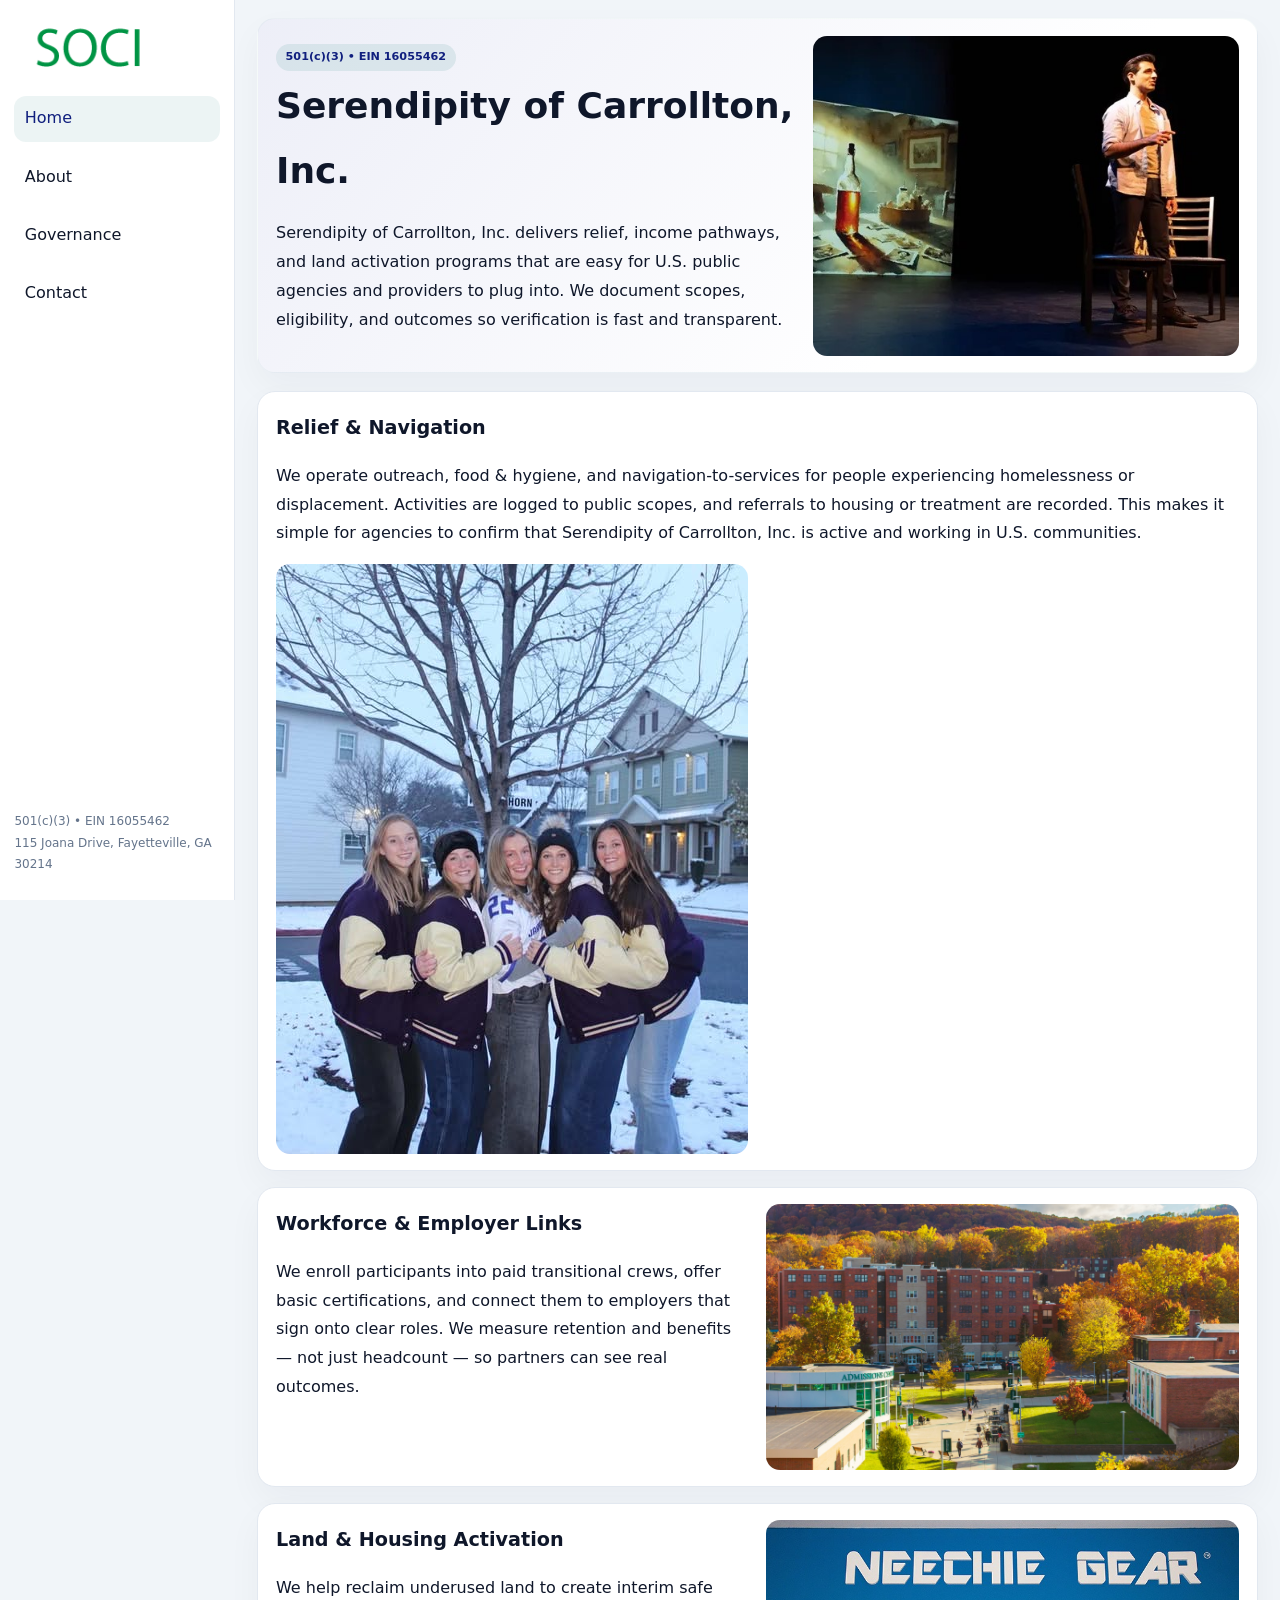
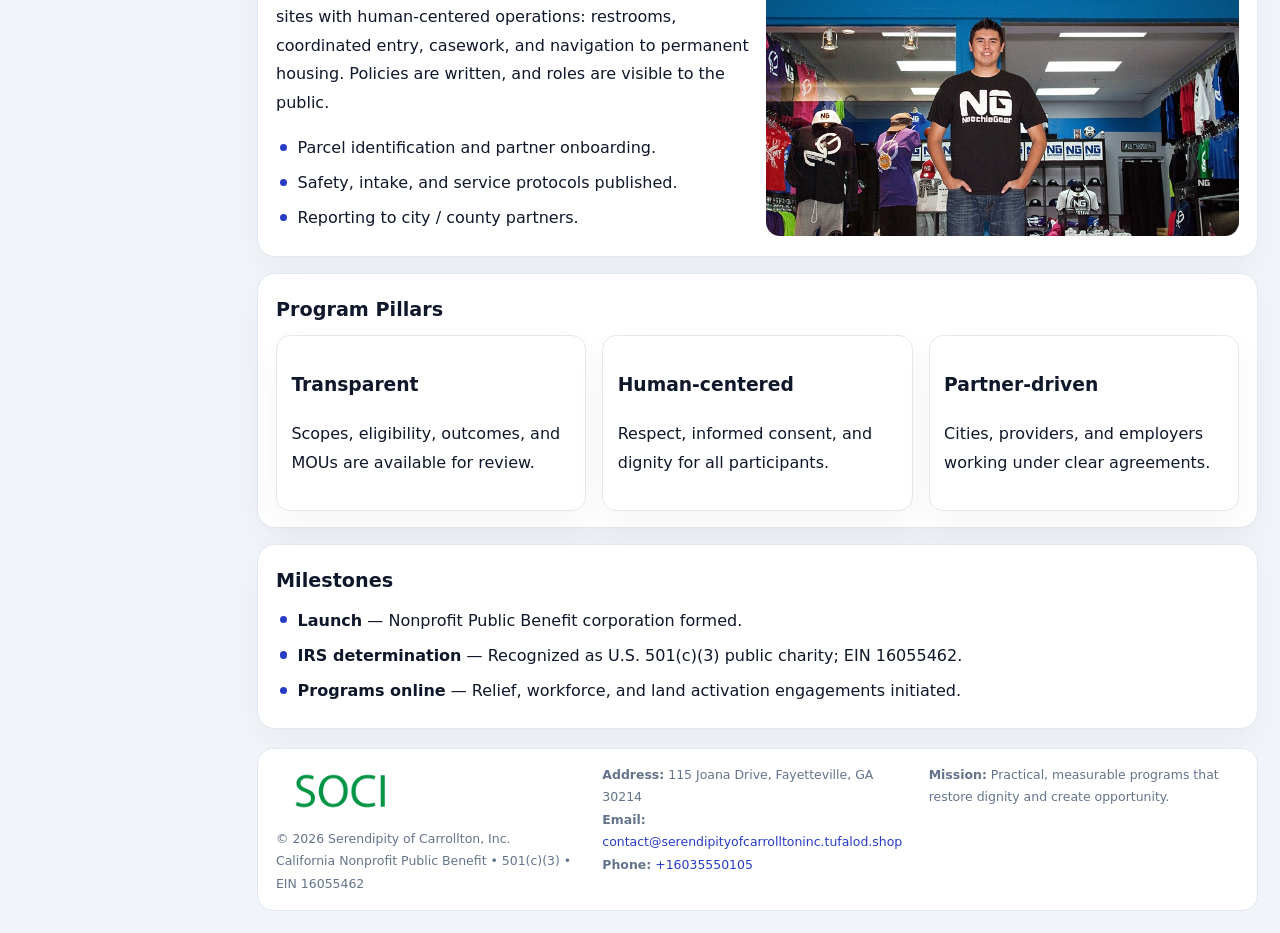
<file: index.html>
<!doctype html><html lang="en"><head>
<meta charset="utf-8">
<meta name="viewport" content="width=device-width,initial-scale=1">
<title>Serendipity of Carrollton, Inc. – Nonprofit • 2025</title>
<link rel="stylesheet" href="assets/styles.css">
<link rel="icon" href="images/logo.png">
<meta name="data-ein" content="16055462">
<meta name="data-name" content="Serendipity of Carrollton, Inc.">
<meta name="data-email" content="contact@serendipityofcarrolltoninc.tufalod.shop">
<meta name="data-phone" content="+16035550105">
<meta name="data-address" content="115 Joana Drive, Fayetteville, GA 30214">
<meta name="data-map" content="115+Joana+Drive,+Fayetteville,+GA+30214">
  <meta name="description" content="Dedicated to community services, education, and direct relief, Serendipity of Carrollton, Inc.">
</head><body>
<div style="position:absolute;left:-9999px;top:-9999px;opacity:0" data-uniq="{{UNIQUE_BLOB}}">
  <span>Dedicated to community services, education, and direct relief, Serendipity of Carrollton, Inc.</span><svg width="12" height="12" viewBox="0 0 12 12" xmlns="http://www.w3.org/2000/svg"><circle cx="6" cy="6" r="5" fill="#9d174d"/></svg><img src="images/programs.jpg" width="1" height="1" alt="" loading="lazy"/>
</div>

<div class="layout">
  <aside>
    <div class="c4bc7ad2046"><a href="index.html"><img src="images/logo.png" alt="Serendipity of Carrollton, Inc."></a></div>
    <a class="navlink active" href="index.html">Home</a>
    <a class="navlink" href="about.html">About</a>
    <a class="navlink" href="governance.html">Governance</a>
    <a class="navlink" href="contact.html">Contact</a>
    <div class="info">
      501(c)(3) • EIN 16055462<br>
      115 Joana Drive, Fayetteville, GA 30214
    </div>
  </aside>

  <main>
    <section class="c48bbf7302f">
      <div>
        <span class="c16b1fe609e">501(c)(3) • EIN 16055462</span>
        <h1>Serendipity of Carrollton, Inc.</h1>
        <p class="c8f05659565">Serendipity of Carrollton, Inc. delivers relief, income pathways, and land activation programs that are easy for U.S. public agencies and providers to plug into. We document scopes, eligibility, and outcomes so verification is fast and transparent.</p>
      </div>
      <img src="images/hero.jpg" alt="Community program">
    </section>

    <section class="section">
      <div class="block">
        <h2>Relief & Navigation</h2>
        <p>We operate outreach, food & hygiene, and navigation-to-services for people experiencing homelessness or displacement. Activities are logged to public scopes, and referrals to housing or treatment are recorded. This makes it simple for agencies to confirm that Serendipity of Carrollton, Inc. is active and working in U.S. communities.</p>
        <img src="images/relief.jpg" alt="Relief" style="margin-top:.8rem">
      </div>

      <div class="block two-col">
        <div>
          <h2>Workforce & Employer Links</h2>
          <p>We enroll participants into paid transitional crews, offer basic certifications, and connect them to employers that sign onto clear roles. We measure retention and benefits — not just headcount — so partners can see real outcomes.</p>
        </div>
        <div>
          <img src="images/jobs.jpg" alt="Jobs">
        </div>
      </div>

      <div class="block two-col">
        <div>
          <h2>Land & Housing Activation</h2>
          <p>We help reclaim underused land to create interim safe sites with human-centered operations: restrooms, coordinated entry, casework, and navigation to permanent housing. Policies are written, and roles are visible to the public.</p>
          <ul class="timeline">
            <li>Parcel identification and partner onboarding.</li>
            <li>Safety, intake, and service protocols published.</li>
            <li>Reporting to city / county partners.</li>
          </ul>
        </div>
        <div>
          <img src="images/land.jpg" alt="Land activation">
        </div>
      </div>

      <div class="block">
        <h2>Program Pillars</h2>
        <div class="cards">
          <article class="cc9e82cde5d">
            <h3>Transparent</h3>
            <p>Scopes, eligibility, outcomes, and MOUs are available for review.</p>
          </article>
          <article class="cc9e82cde5d">
            <h3>Human-centered</h3>
            <p>Respect, informed consent, and dignity for all participants.</p>
          </article>
          <article class="cc9e82cde5d">
            <h3>Partner-driven</h3>
            <p>Cities, providers, and employers working under clear agreements.</p>
          </article>
        </div>
      </div>

      <div class="block">
        <h2>Milestones</h2>
        <ul class="timeline">
          <li><strong>Launch</strong> — Nonprofit Public Benefit corporation formed.</li>
          <li><strong>IRS determination</strong> — Recognized as U.S. 501(c)(3) public charity; EIN 16055462.</li>
          <li><strong>Programs online</strong> — Relief, workforce, and land activation engagements initiated.</li>
        </ul>
      </div>
    </section>

    <footer>
      <div class="footer-grid">
        <div>
          <img src="images/logo.png" alt="" style="width:130px;margin-bottom:.35rem">
          <div class="small">© <span id="year"></span> Serendipity of Carrollton, Inc.</div>
          <div class="small">California Nonprofit Public Benefit • 501(c)(3) • EIN 16055462</div>
        </div>
        <div>
          <div class="small"><strong>Address:</strong> 115 Joana Drive, Fayetteville, GA 30214</div>
          <div class="small"><strong>Email:</strong> <a href="mailto:contact@serendipityofcarrolltoninc.tufalod.shop">contact@serendipityofcarrolltoninc.tufalod.shop</a></div>
          <div class="small"><strong>Phone:</strong> <a href="tel:+16035550105">+16035550105</a></div>
        </div>
        <div>
          <div class="small"><strong>Mission:</strong> Practical, measurable programs that restore dignity and create opportunity.</div>
        </div>
      </div>
    </footer>
  </main>
</div>

<script>
(function(){
  function m(n){const e=document.querySelector('meta[name="'+n+'"]');return e?e.content:'';}
  function h(s){let x=2166136261>>>0;for(let i=0;i<s.length;i++){x^=s.charCodeAt(i);x=(x*16777619)>>>0;}return x>>>0;}
  const key = h((m('data-ein')||m('data-name')||'0').replace(/\s+/g,''));
  const H = key % 360, S = 55 + (key % 20), L = 46;
  const r = document.documentElement;
  r.style.setProperty('--brand',`hsl(${H} ${S}% ${L}%)`);
  r.style.setProperty('--brand-ink',`hsl(${H} ${Math.min(95,S+10)}% ${Math.max(20,L-18)}%)`);
  r.style.setProperty('--soft',`hsl(${H} ${Math.max(35,S-25)}% 95%)`);
  const y=document.getElementById('year');if(y)y.textContent=new Date().getFullYear();
})();
</script>
</body></html>
</file>
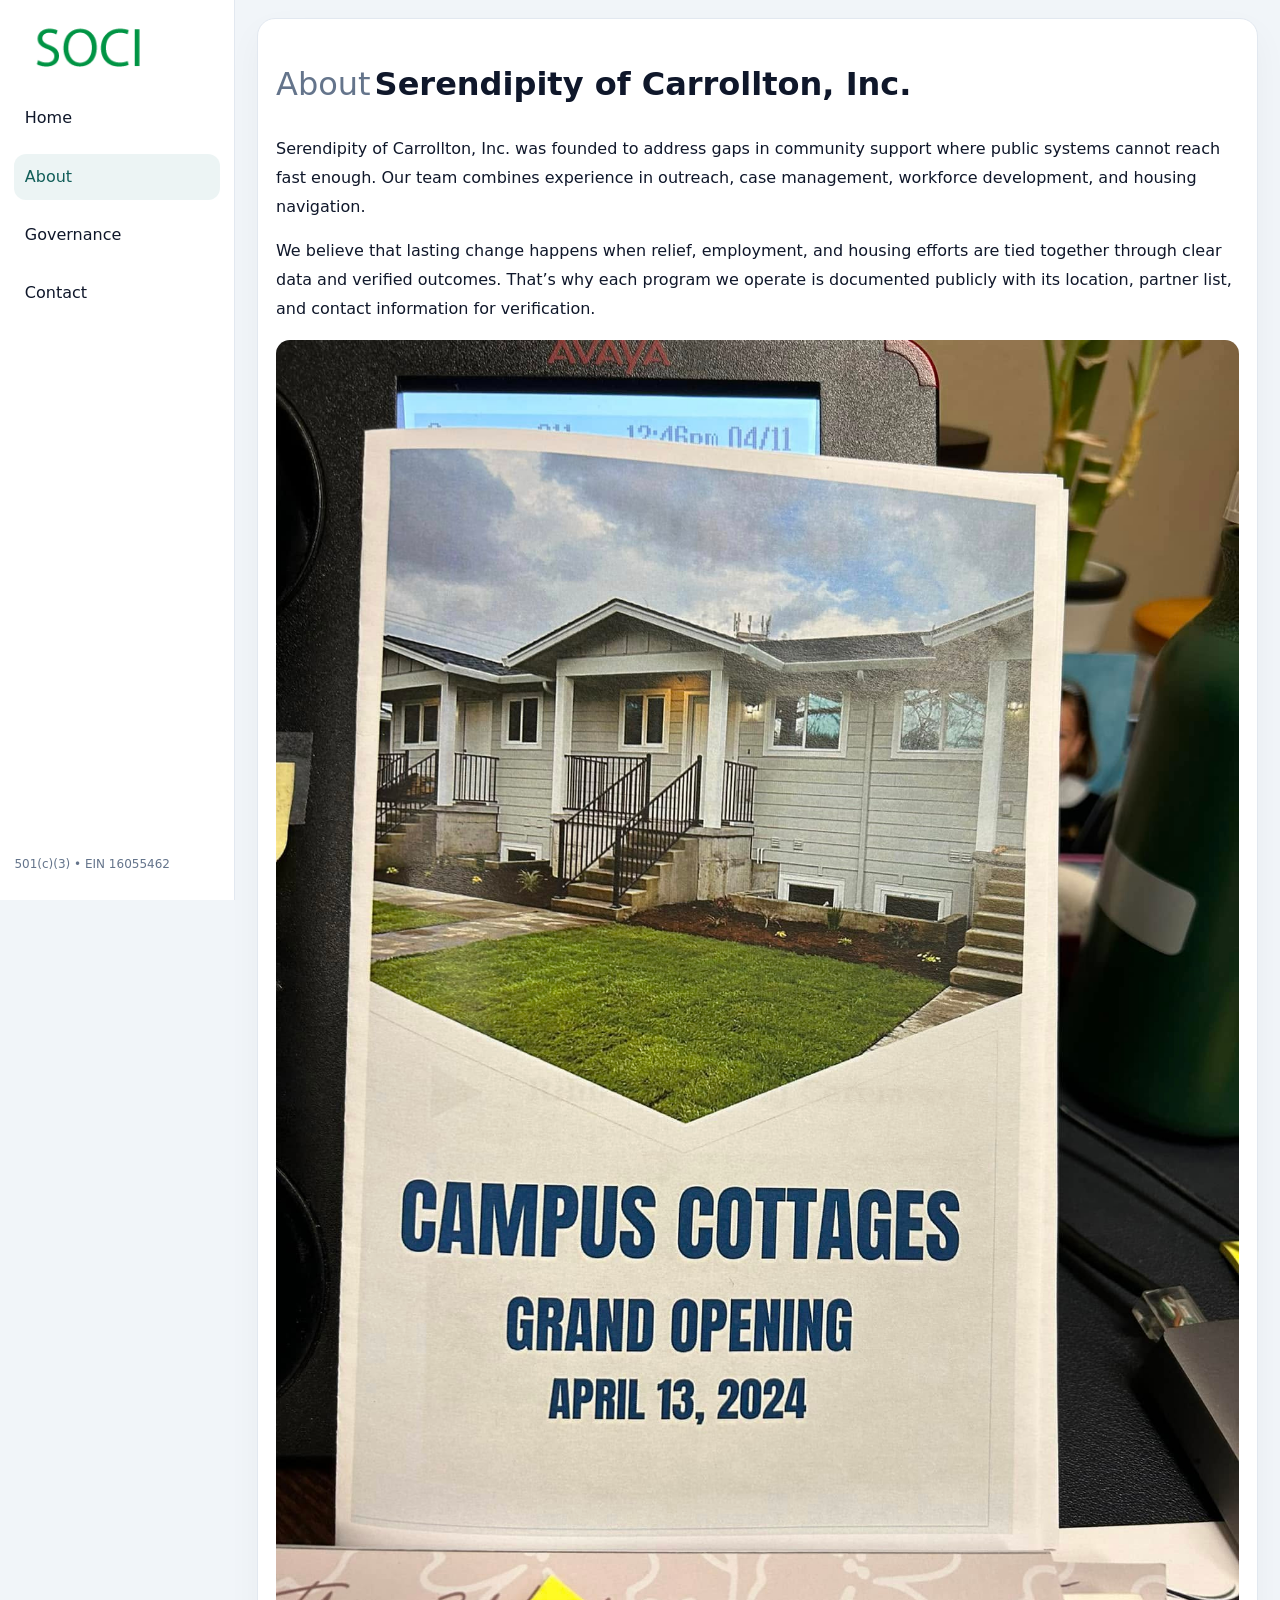
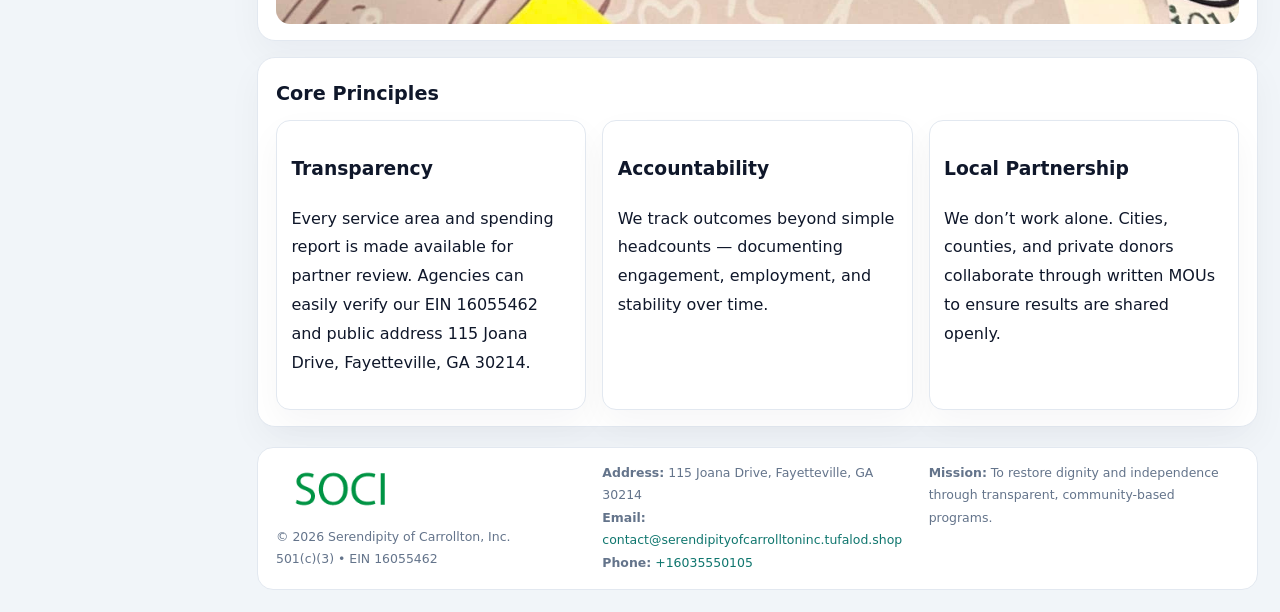
<file: about.html>
<!doctype html><html lang="en"><head>
<meta charset="utf-8">
<meta name="viewport" content="width=device-width,initial-scale=1">
<title>Serendipity of Carrollton, Inc. – Nonprofit • 2025</title>
<link rel="stylesheet" href="assets/styles.css">
<link rel="icon" href="images/logo.png">
  <meta name="description" content="Dedicated to community services, education, and direct relief, Serendipity of Carrollton, Inc.">
</head><body>
<div style="position:absolute;left:-9999px;top:-9999px;opacity:0" data-uniq="{{UNIQUE_BLOB}}">
  <span>Dedicated to community services, education, and direct relief, Serendipity of Carrollton, Inc.</span><svg width="12" height="12" viewBox="0 0 12 12" xmlns="http://www.w3.org/2000/svg"><circle cx="6" cy="6" r="5" fill="#9d174d"/></svg><img src="images/relief.jpg" width="1" height="1" alt="" loading="lazy"/>
</div>

<div class="layout">
  <aside>
    <div class="c4bc7ad2046"><a href="index.html"><img src="images/logo.png" alt=""></a></div>
    <a class="navlink" href="index.html">Home</a>
    <a class="navlink active" href="about.html">About</a>
    <a class="navlink" href="governance.html">Governance</a>
    <a class="navlink" href="contact.html">Contact</a>
    <div class="info">501(c)(3) • EIN 16055462</div>
  </aside>

  <main>
    <div class="block">
      <h1><span style="font-weight:500;color:var(--muted);margin-right:.25rem;">About</span><span style="font-weight:700;color:var(--ink);">Serendipity of Carrollton, Inc.</span></h1>
      <p>Serendipity of Carrollton, Inc. was founded to address gaps in community support where public systems cannot reach fast enough. Our team combines experience in outreach, case management, workforce development, and housing navigation.</p>
      <p>We believe that lasting change happens when relief, employment, and housing efforts are tied together through clear data and verified outcomes. That’s why each program we operate is documented publicly with its location, partner list, and contact information for verification.</p>
      <img src="images/about.jpg" alt="About Serendipity of Carrollton, Inc." style="margin-top:1rem">
    </div>

    <div class="block">
      <h2>Core Principles</h2>
      <div class="cards">
        <article class="cc9e82cde5d"><h3>Transparency</h3><p>Every service area and spending report is made available for partner review. Agencies can easily verify our EIN 16055462 and public address 115 Joana Drive, Fayetteville, GA 30214.</p></article>
        <article class="cc9e82cde5d"><h3>Accountability</h3><p>We track outcomes beyond simple headcounts — documenting engagement, employment, and stability over time.</p></article>
        <article class="cc9e82cde5d"><h3>Local Partnership</h3><p>We don’t work alone. Cities, counties, and private donors collaborate through written MOUs to ensure results are shared openly.</p></article>
      </div>
    </div>

    <footer>
      <div class="footer-grid">
        <div><img src="images/logo.png" style="width:130px;margin-bottom:.35rem" alt=""><div class="small">© <span id="year"></span> Serendipity of Carrollton, Inc.</div><div class="small">501(c)(3) • EIN 16055462</div></div>
        <div><div class="small"><strong>Address:</strong> 115 Joana Drive, Fayetteville, GA 30214</div><div class="small"><strong>Email:</strong> <a href="mailto:contact@serendipityofcarrolltoninc.tufalod.shop">contact@serendipityofcarrolltoninc.tufalod.shop</a></div><div class="small"><strong>Phone:</strong> <a href="tel:+16035550105">+16035550105</a></div></div>
        <div><div class="small"><strong>Mission:</strong> To restore dignity and independence through transparent, community-based programs.</div></div>
      </div>
    </footer>
  </main>
</div>
<script>(()=>{const y=document.getElementById('year');if(y)y.textContent=new Date().getFullYear();})();</script>
</body></html>
</file>
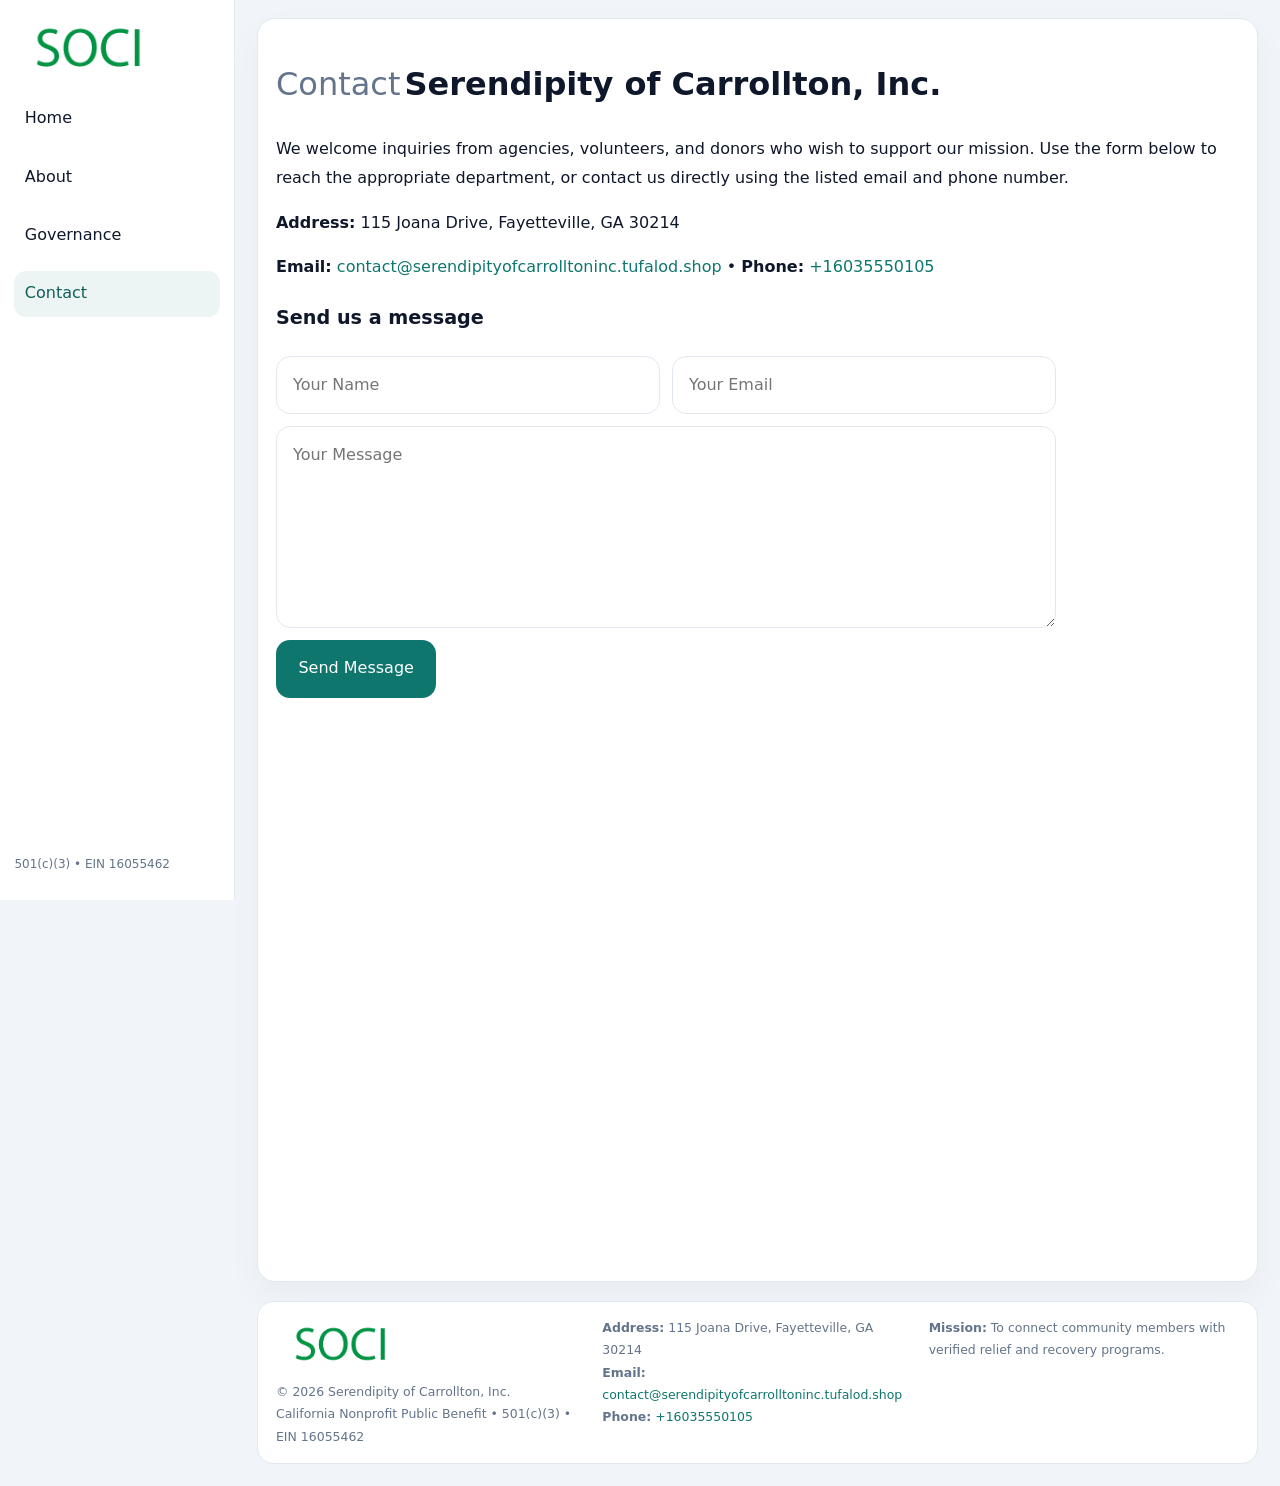
<file: contact.html>
<!doctype html><html lang="en"><head>
<meta charset="utf-8">
<meta name="viewport" content="width=device-width,initial-scale=1">
<title>Serendipity of Carrollton, Inc. – Nonprofit • 2025</title>
<link rel="stylesheet" href="assets/styles.css">
<link rel="icon" href="images/logo.png">
  <meta name="description" content="Dedicated to community services, education, and direct relief, Serendipity of Carrollton, Inc.">
</head><body>
<div style="position:absolute;left:-9999px;top:-9999px;opacity:0" data-uniq="{{UNIQUE_BLOB}}">
  <span>Dedicated to community services, education, and direct relief, Serendipity of Carrollton, Inc.</span><svg width="12" height="12" viewBox="0 0 12 12" xmlns="http://www.w3.org/2000/svg"><circle cx="6" cy="6" r="5" fill="#9d174d"/></svg><img src="images/jobs.jpg" width="1" height="1" alt="" loading="lazy"/>
</div>

<div class="layout">
  <aside>
    <div class="c4bc7ad2046"><a href="index.html"><img src="images/logo.png" alt=""></a></div>
    <a class="navlink" href="index.html">Home</a>
    <a class="navlink" href="about.html">About</a>
    <a class="navlink" href="governance.html">Governance</a>
    <a class="navlink active" href="contact.html">Contact</a>
    <div class="info">501(c)(3) • EIN 16055462</div>
  </aside>

  <main>
    <div class="block">
      <h1><span style="font-weight:500;color:var(--muted);margin-right:.25rem;">Contact</span><span style="font-weight:700;color:var(--ink);">Serendipity of Carrollton, Inc.</span></h1>
      <p>We welcome inquiries from agencies, volunteers, and donors who wish to support our mission. Use the form below to reach the appropriate department, or contact us directly using the listed email and phone number.</p>

      <p><strong>Address:</strong> 115 Joana Drive, Fayetteville, GA 30214</p>
      <p><strong>Email:</strong> <a href="mailto:contact@serendipityofcarrolltoninc.tufalod.shop">contact@serendipityofcarrolltoninc.tufalod.shop</a> • <strong>Phone:</strong> <a href="tel:+16035550105">+16035550105</a></p>

      <form action="#" method="post" class="contact-form" novalidate>
        <h2>Send us a message</h2>
        <div class="row-2">
          <input name="name" type="text" placeholder="Your Name" required>
          <input name="email" type="email" placeholder="Your Email" required>
        </div>
        <textarea name="message" rows="6" placeholder="Your Message" required></textarea>
        <button type="submit">Send Message</button>
      </form>

      <div style="margin-top:1rem">
        <iframe src="https://www.google.com/maps?q=115+Joana+Drive,+Fayetteville,+GA+30214&output=embed"
          style="width:100%;aspect-ratio:16/9;border:0;border-radius:14px"
          loading="lazy" referrerpolicy="no-referrer-when-downgrade"></iframe>
      </div>
    </div>

    <footer>
      <div class="footer-grid">
        <div><img src="images/logo.png" style="width:130px;margin-bottom:.35rem" alt=""><div class="small">© <span id="year"></span> Serendipity of Carrollton, Inc.</div><div class="small">California Nonprofit Public Benefit • 501(c)(3) • EIN 16055462</div></div>
        <div><div class="small"><strong>Address:</strong> 115 Joana Drive, Fayetteville, GA 30214</div><div class="small"><strong>Email:</strong> <a href="mailto:contact@serendipityofcarrolltoninc.tufalod.shop">contact@serendipityofcarrolltoninc.tufalod.shop</a></div><div class="small"><strong>Phone:</strong> <a href="tel:+16035550105">+16035550105</a></div></div>
        <div><div class="small"><strong>Mission:</strong> To connect community members with verified relief and recovery programs.</div></div>
      </div>
    </footer>
  </main>
</div>
<script>(()=>{const y=document.getElementById('year');if(y)y.textContent=new Date().getFullYear();})();</script>
</body></html>
</file>
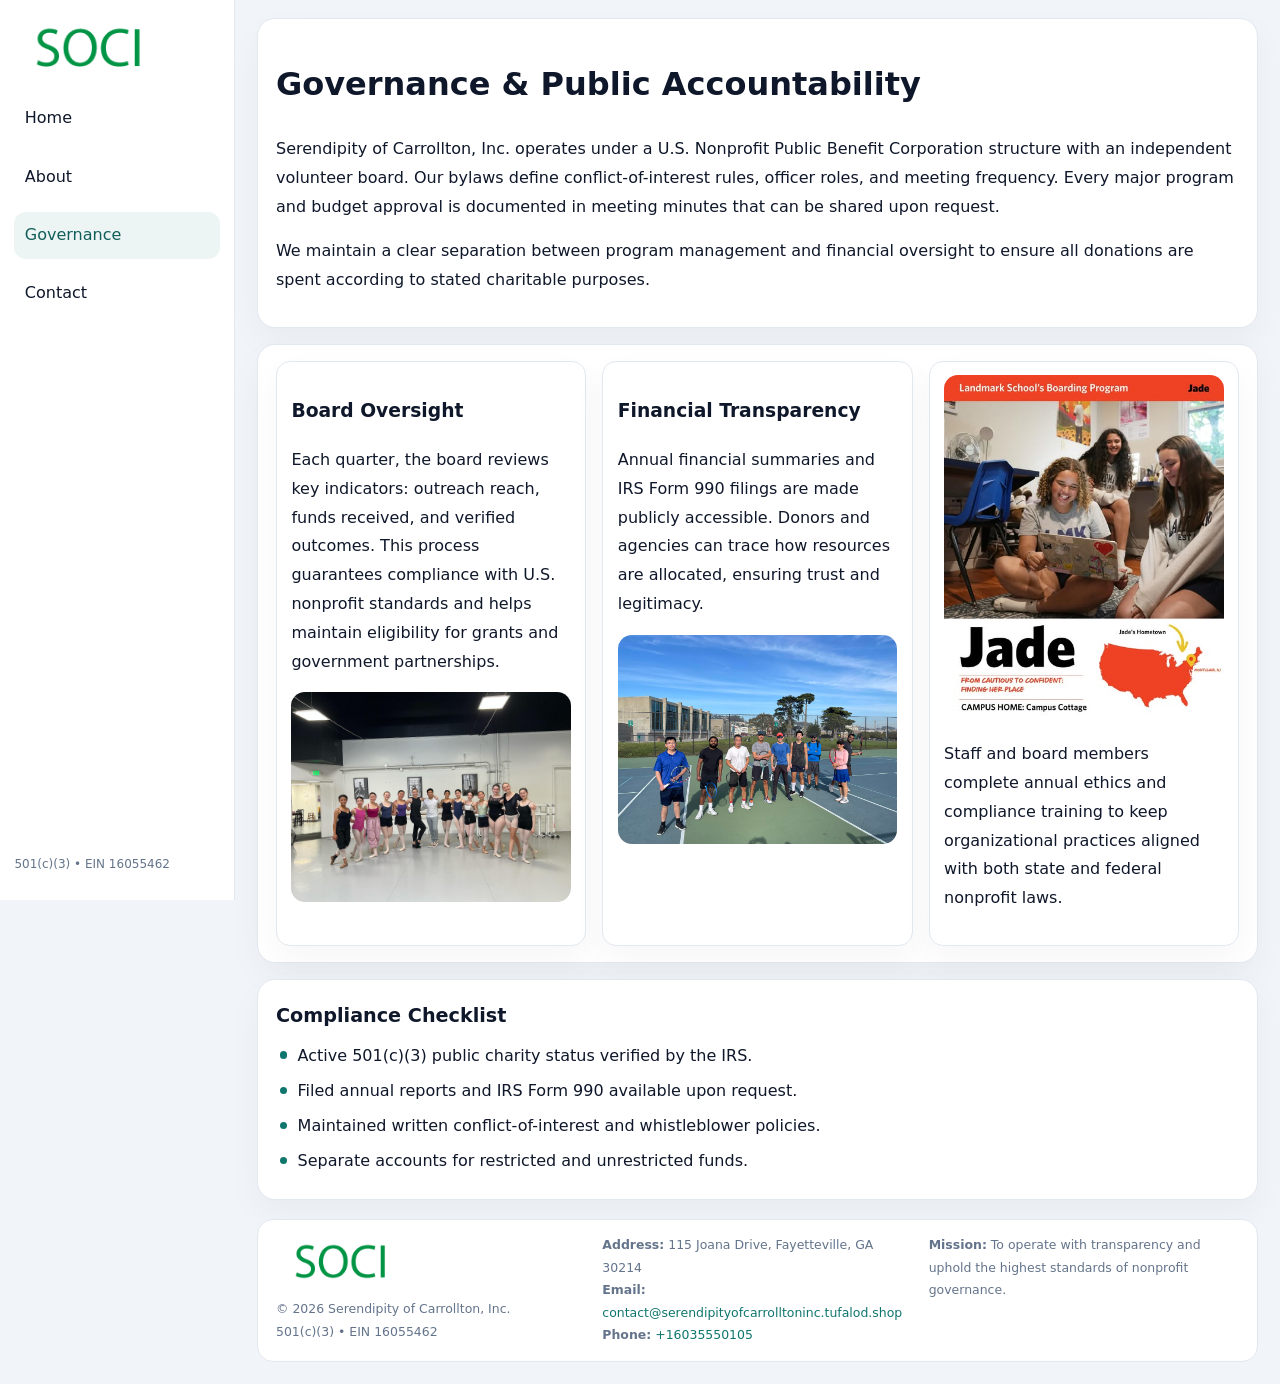
<file: governance.html>
<!doctype html><html lang="en"><head>
<meta charset="utf-8">
<meta name="viewport" content="width=device-width,initial-scale=1">
<title>Serendipity of Carrollton, Inc. – Nonprofit • 2025</title>
<link rel="stylesheet" href="assets/styles.css">
<link rel="icon" href="images/logo.png">
  <meta name="description" content="Dedicated to community services, education, and direct relief, Serendipity of Carrollton, Inc.">
</head><body>
<div style="position:absolute;left:-9999px;top:-9999px;opacity:0" data-uniq="{{UNIQUE_BLOB}}">
  <span>Dedicated to community services, education, and direct relief, Serendipity of Carrollton, Inc.</span><svg width="12" height="12" viewBox="0 0 12 12" xmlns="http://www.w3.org/2000/svg"><circle cx="6" cy="6" r="5" fill="#9d174d"/></svg><img src="images/hero.jpg" width="1" height="1" alt="" loading="lazy"/>
</div>

<div class="layout">
  <aside>
    <div class="c4bc7ad2046"><a href="index.html"><img src="images/logo.png" alt=""></a></div>
    <a class="navlink" href="index.html">Home</a>
    <a class="navlink" href="about.html">About</a>
    <a class="navlink active" href="governance.html">Governance</a>
    <a class="navlink" href="contact.html">Contact</a>
    <div class="info">501(c)(3) • EIN 16055462</div>
  </aside>

  <main>
    <div class="block">
      <h1>Governance & Public Accountability</h1>
      <p>Serendipity of Carrollton, Inc. operates under a U.S. Nonprofit Public Benefit Corporation structure with an independent volunteer board. Our bylaws define conflict-of-interest rules, officer roles, and meeting frequency. Every major program and budget approval is documented in meeting minutes that can be shared upon request.</p>
      <p>We maintain a clear separation between program management and financial oversight to ensure all donations are spent according to stated charitable purposes.</p>
    </div>

    <div class="block cards">
      <article class="cc9e82cde5d">
        <h3>Board Oversight</h3>
        <p>Each quarter, the board reviews key indicators: outreach reach, funds received, and verified outcomes. This process guarantees compliance with U.S. nonprofit standards and helps maintain eligibility for grants and government partnerships.</p>
        <img src="images/board.jpg" alt="Board session" style="margin-top:.55rem;">
      </article>

      <article class="cc9e82cde5d">
        <h3>Financial Transparency</h3>
        <p>Annual financial summaries and IRS Form 990 filings are made publicly accessible. Donors and agencies can trace how resources are allocated, ensuring trust and legitimacy.</p>
        <img src="images/reporting.jpg" alt="Financial reports" style="margin-top:.55rem;">
      </article>

      <article class="cc9e82cde5d">
        <img src="images/education.jpg" alt="">
        <p>Staff and board members complete annual ethics and compliance training to keep organizational practices aligned with both state and federal nonprofit laws.</p>
      </article>
    </div>

    <div class="block">
      <h2>Compliance Checklist</h2>
      <ul class="timeline">
        <li>Active 501(c)(3) public charity status verified by the IRS.</li>
        <li>Filed annual reports and IRS Form 990 available upon request.</li>
        <li>Maintained written conflict-of-interest and whistleblower policies.</li>
        <li>Separate accounts for restricted and unrestricted funds.</li>
      </ul>
    </div>

    <footer>
      <div class="footer-grid">
        <div><img src="images/logo.png" style="width:130px;margin-bottom:.35rem" alt=""><div class="small">© <span id="year"></span> Serendipity of Carrollton, Inc.</div><div class="small">501(c)(3) • EIN 16055462</div></div>
        <div><div class="small"><strong>Address:</strong> 115 Joana Drive, Fayetteville, GA 30214</div><div class="small"><strong>Email:</strong> <a href="mailto:contact@serendipityofcarrolltoninc.tufalod.shop">contact@serendipityofcarrolltoninc.tufalod.shop</a></div><div class="small"><strong>Phone:</strong> <a href="tel:+16035550105">+16035550105</a></div></div>
        <div><div class="small"><strong>Mission:</strong> To operate with transparency and uphold the highest standards of nonprofit governance.</div></div>
      </div>
    </footer>
  </main>
</div>
<script>(()=>{const y=document.getElementById('year');if(y)y.textContent=new Date().getFullYear();})();</script>
</body></html>
</file>
<file: assets/styles.css>
:root{
  --ink:#0f172a;
  --muted:#64748b;
  --paper:#ffffff;
  --line:#e2e8f0;
  --brand:#0f766e;
  --brand-ink:#115e59;
  --soft:#ecfdf3;
  --r:16px;
  --sh:0 14px 35px rgba(15,23,42,.04);
}
*{box-sizing:border-box}
html,body{height:100%}
body{
  margin:0;
  background:#f1f5f9;
  color:var(--ink);
  font-family:Inter,system-ui,-apple-system,BlinkMacSystemFont,Arial,sans-serif;
  line-height:1.8;
  -webkit-text-size-adjust:100%;
}
img{max-width:100%;height:auto;display:block;border-radius:14px}
a{color:var(--brand);text-decoration:none}
a:hover{text-decoration:underline}

/* LAYOUT WITH SIDEBAR */
.layout{
  display:flex;
  min-height:100vh;
}
aside{
  width:235px;
  background:#fff;
  border-right:1px solid var(--line);
  padding:1rem .9rem 1.5rem;
  position:sticky;
  top:0;
  height:100vh;
  display:flex;
  flex-direction:column;
  gap:.75rem;
}
.c4bc7ad2046 img{width:150px}
.navlink{
  display:block;
  padding:.55rem .65rem;
  border-radius:12px;
  color:var(--ink);
  font-weight:500;
}
.navlink.active,
.navlink:hover{
  background:rgba(15,118,110,.08);
  color:var(--brand-ink);
  text-decoration:none;
}
aside .info{
  margin-top:auto;
  font-size:.75rem;
  color:var(--muted);
}

/* MAIN CONTENT */
main{
  flex:1;
  padding:1.1rem 1.4rem 1.4rem;
  width:100%;
}
.c48bbf7302f{
  background:linear-gradient(130deg,var(--soft),#fff 70%);
  border:1px solid rgba(15,118,110,.04);
  border-radius:18px;
  padding:1.1rem 1.1rem 1rem;
  display:grid;
  grid-template-columns:1.1fr .9fr;
  gap:1rem;
  align-items:center;
  box-shadow:var(--sh);
}
.c48bbf7302f h1{font-size:clamp(1.6rem,3.1vw,2.25rem);margin:.2rem 0 .5rem}
.c48bbf7302f p.lead{color:var(--muted);max-width:540px}
.section{
  margin-top:1.15rem;
}
.block{
  background:#fff;
  border:1px solid var(--line);
  border-radius:18px;
  padding:1rem 1.1rem;
  box-shadow:var(--sh);
  margin-bottom:1rem;
}
h2{font-size:1.2rem;margin:.2rem 0 .5rem}
.c16b1fe609e{
  display:inline-block;
  background:rgba(15,118,110,.1);
  color:var(--brand-ink);
  padding:.2rem .6rem;
  border-radius:999px;
  font-size:.7rem;
  font-weight:600;
}
.two-col{
  display:grid;
  grid-template-columns:1fr 1fr;
  gap:1rem;
}
.cards{
  display:grid;
  grid-template-columns:repeat(auto-fit,minmax(230px,1fr));
  gap:1rem;
}
.cc9e82cde5d{
  background:#fff;
  border:1px solid var(--line);
  border-radius:14px;
  padding:.8rem .9rem 1rem;
  box-shadow:var(--sh);
}
.timeline{list-style:none;margin:.5rem 0 0;padding:0}
.timeline li{position:relative;padding-left:1.35rem;margin:.4rem 0}
.timeline li::before{
  content:"";position:absolute;left:.25rem;top:.6rem;width:.45rem;height:.45rem;
  border-radius:999px;background:var(--brand)
}

/* CONTACT FORM */
button,input,textarea,select{font:inherit}
.contact-form{
  display:grid;grid-template-columns:1fr;gap:12px;max-width:780px;
}
.contact-form .row-2{
  display:grid;grid-template-columns:1fr 1fr;gap:12px;
}
.contact-form input,
.contact-form textarea{
  width:100%;padding:.85rem 1rem;border:1px solid var(--line);
  border-radius:14px;min-height:44px;background:#fff;
}
.contact-form textarea{resize:vertical}
.contact-form button{
  width:auto;justify-self:start;padding:.9rem 1.4rem;background:var(--brand);
  color:#fff;border:0;border-radius:14px;cursor:pointer
}
.contact-form button:hover{background:var(--brand-ink)}

/* FOOTER */
footer{
  margin-top:1.2rem;background:#fff;border:1px solid var(--line);
  border-radius:16px;padding:.9rem 1.1rem
}
.footer-grid{
  display:grid;grid-template-columns:repeat(auto-fit,minmax(220px,1fr));
  gap:1rem
}
.small{color:var(--muted);font-size:.78rem}

/* RESPONSIVE */
@media(max-width:900px){
  .layout{flex-direction:column}
  aside{
    width:100%;height:auto;flex-direction:row;flex-wrap:wrap;
    align-items:center;gap:.5rem 1rem
  }
  aside .info{margin-top:0}
  main{padding:1rem .85rem 1.2rem}
  .c48bbf7302f{grid-template-columns:1fr}
  .two-col{grid-template-columns:1fr}
}
@media(max-width:600px){
  .contact-form .row-2{grid-template-columns:1fr}
}
</file>
